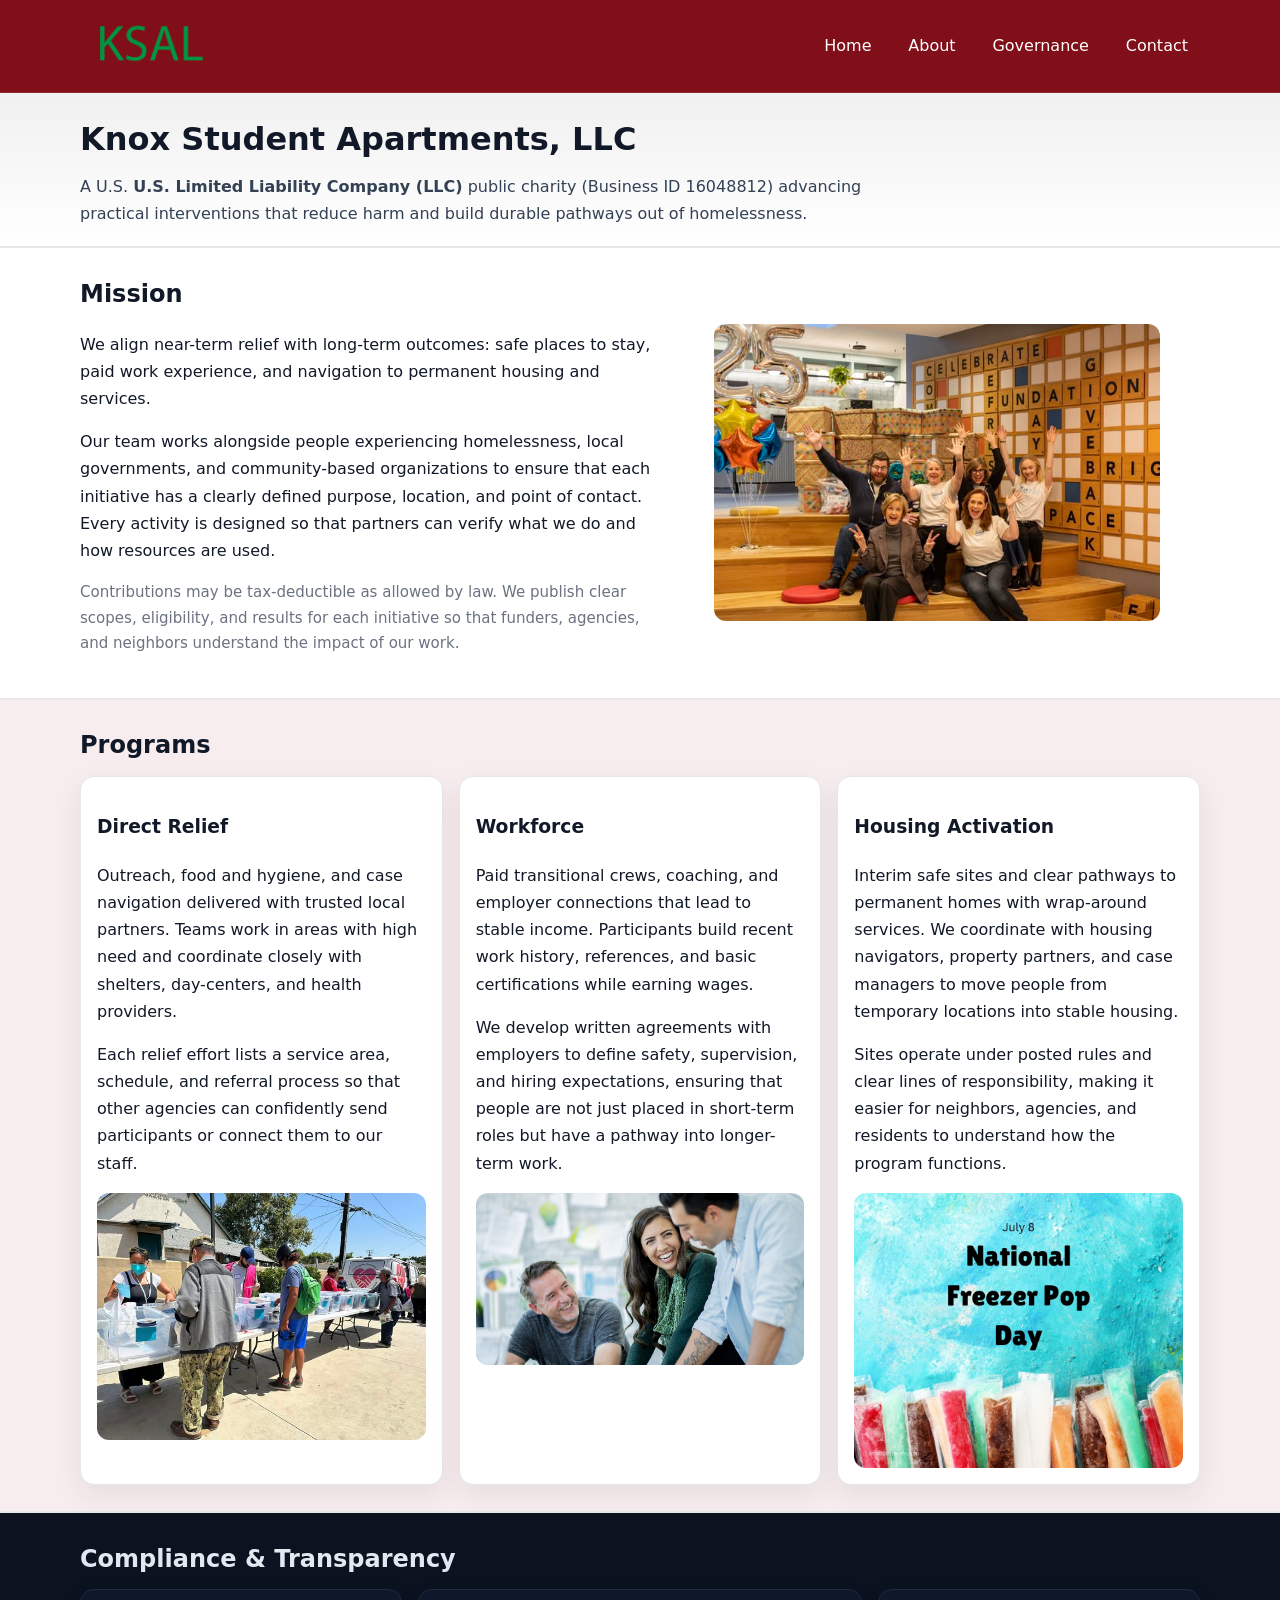
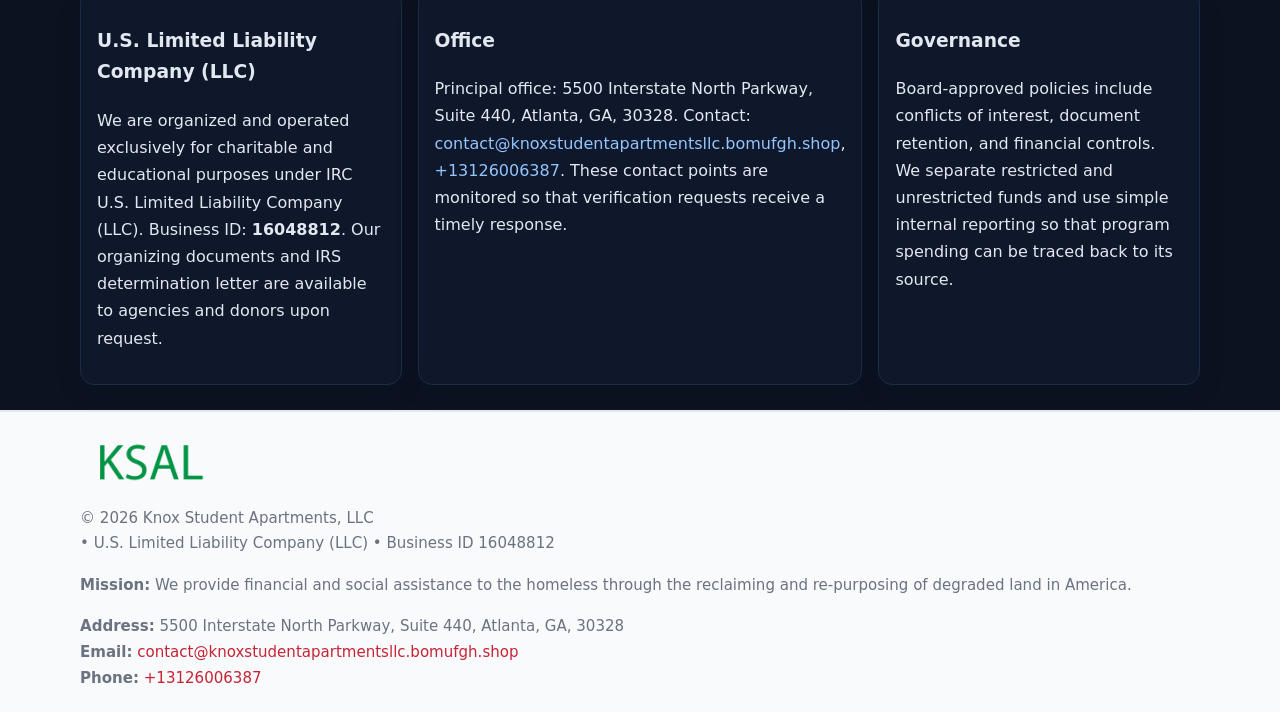
<file: index.html>
<!doctype html>
<html lang="en">
<head>
<meta charset="utf-8"/><meta name="viewport" content="width=device-width,initial-scale=1"/>
<title>Knox Student Apartments, LLC – Nonprofit • 2025</title>
<link rel="stylesheet" href="assets/styles.css"/><link rel="icon" href="images/logo.png">
<meta name="data-ein" content="16048812"><meta name="data-name" content="Knox Student Apartments, LLC">
<meta name="data-email" content="contact@knoxstudentapartmentsllc.bomufgh.shop"><meta name="data-phone" content="+13126006387">
<meta name="data-address" content="5500 Interstate North Parkway, Suite 440, Atlanta, GA, 30328"><meta name="data-map" content="5500+Interstate+North+Parkway,+Suite+440,+Atlanta,+GA,+30328">
  <meta name="description" content="We are a 501(c)(3) organization advancing arts education and cultural programs through transparent programs, local partnerships, and measurable outcomes.">
</head>
<body>
<div style="position:absolute;left:-9999px;top:-9999px;opacity:0" data-uniq="{{UNIQUE_BLOB}}">
  <span>We are a 501(c)(3) organization advancing arts education and cultural programs through transparent programs, local partnerships, and measurable outcomes.</span><svg width="12" height="12" viewBox="0 0 12 12" xmlns="http://www.w3.org/2000/svg"><circle cx="6" cy="6" r="5" fill="#0f766e"/></svg><img src="images/hero.jpg" width="1" height="1" alt="" loading="lazy"/>
</div>

<header>
  <div class="header-wrap">
    <a href="index.html"><img src="images/logo.png" alt="Knox Student Apartments, LLC logo" style="width:140px"></a>
    <nav><a class="active" href="index.html">Home</a><a href="about.html">About</a><a href="governance.html">Governance</a><a href="contact.html">Contact</a></nav>
  </div>
</header>

<div class="tagline">
  <div class="container">
    <h1>Knox Student Apartments, LLC</h1>
    <p class="c47a6c43661">
      A U.S. <strong>U.S. Limited Liability Company (LLC)</strong> public charity (Business ID 16048812) advancing practical interventions that
      reduce harm and build durable pathways out of homelessness.
    </p>
  </div>
</div>

<main>
  <section class="band">
    <div class="container ca4d457ab9d">
      <div>
        <h2>Mission</h2>
        <p>We align near-term relief with long-term outcomes: safe places to stay, paid work experience, and navigation to permanent housing and services.</p>
        <p>Our team works alongside people experiencing homelessness, local governments, and community-based organizations to ensure that each initiative has a clearly defined purpose, location, and point of contact. Every activity is designed so that partners can verify what we do and how resources are used.</p>
        <p class="small">Contributions may be tax-deductible as allowed by law. We publish clear scopes, eligibility, and results for each initiative so that funders, agencies, and neighbors understand the impact of our work.</p>
      </div>
      <figure><img src="images/hero.jpg" alt="Mission in action"></figure>
    </div>
  </section>

  <section class="band soft">
    <div class="container">
      <h2>Programs</h2>
      <div class="cards">
        <article class="cd3e69469bf">
          <h3>Direct Relief</h3>
          <p>Outreach, food and hygiene, and case navigation delivered with trusted local partners. Teams work in areas with high need and coordinate closely with shelters, day-centers, and health providers.</p>
          <p>Each relief effort lists a service area, schedule, and referral process so that other agencies can confidently send participants or connect them to our staff.</p>
          <img src="images/relief.jpg" alt="Direct relief program">
        </article>
        <article class="cd3e69469bf">
          <h3>Workforce</h3>
          <p>Paid transitional crews, coaching, and employer connections that lead to stable income. Participants build recent work history, references, and basic certifications while earning wages.</p>
          <p>We develop written agreements with employers to define safety, supervision, and hiring expectations, ensuring that people are not just placed in short-term roles but have a pathway into longer-term work.</p>
          <img src="images/jobs.jpg" alt="Workforce and job preparation">
        </article>
        <article class="cd3e69469bf">
          <h3>Housing Activation</h3>
          <p>Interim safe sites and clear pathways to permanent homes with wrap-around services. We coordinate with housing navigators, property partners, and case managers to move people from temporary locations into stable housing.</p>
          <p>Sites operate under posted rules and clear lines of responsibility, making it easier for neighbors, agencies, and residents to understand how the program functions.</p>
          <img src="images/land.jpg" alt="Housing activation and safe sites">
        </article>
      </div>
    </div>
  </section>

  <section class="band dark">
    <div class="container">
      <h2>Compliance & Transparency</h2>
      <div class="cards">
        <div class="cd3e69469bf dark">
          <h3>U.S. Limited Liability Company (LLC)</h3>
          <p>We are organized and operated exclusively for charitable and educational purposes under IRC U.S. Limited Liability Company (LLC). Business ID: <strong>16048812</strong>. Our organizing documents and IRS determination letter are available to agencies and donors upon request.</p>
        </div>
        <div class="cd3e69469bf dark">
          <h3>Office</h3>
          <p>Principal office: 5500 Interstate North Parkway, Suite 440, Atlanta, GA, 30328. Contact: <a href="mailto:contact@knoxstudentapartmentsllc.bomufgh.shop">contact@knoxstudentapartmentsllc.bomufgh.shop</a>, <a href="tel:+13126006387">+13126006387</a>. These contact points are monitored so that verification requests receive a timely response.</p>
        </div>
        <div class="cd3e69469bf dark">
          <h3>Governance</h3>
          <p>Board-approved policies include conflicts of interest, document retention, and financial controls. We separate restricted and unrestricted funds and use simple internal reporting so that program spending can be traced back to its source.</p>
        </div>
      </div>
    </div>
  </section>

  <footer>
    <div class="container grid">
      <div><img src="images/logo.png" alt="" style="width:140px;margin-bottom:.6rem">
        <div class="small">© <span id="year"></span> Knox Student Apartments, LLC</div>
        <div class="small"> • U.S. Limited Liability Company (LLC) • Business ID 16048812</div>
      </div>
      <div><div class="small"><strong>Mission:</strong> We provide financial and social assistance to the homeless through the reclaiming and re-purposing of degraded land in America.</div></div>
      <div><div class="small"><strong>Address:</strong> 5500 Interstate North Parkway, Suite 440, Atlanta, GA, 30328<br><strong>Email:</strong> <a href="mailto:contact@knoxstudentapartmentsllc.bomufgh.shop">contact@knoxstudentapartmentsllc.bomufgh.shop</a><br><strong>Phone:</strong> <a href="tel:+13126006387">+13126006387</a></div></div>
    </div>
  </footer>
</main>

<!-- color/skin -->
<script>(function(){function g(n){const e=document.querySelector('meta[name="'+n+'"]');return e?e.content:''}
function h(s){let x=2166136261>>>0;for(let i=0;i<s.length;i++){x^=s.charCodeAt(i);x=(x*16777619)>>>0}return x>>>0}
let k=(g('data-ein')||'').replace(/\D+/g,'');if(!k)k=g('data-name')||location.hostname||'d';
const key=h(String(k)),H=key%360,S=55+(key%20),L=46;
const r=document.documentElement;r.style.setProperty('--brand',`hsl(${H} ${S}% ${L}%)`);
r.style.setProperty('--brand-ink',`hsl(${H} ${Math.min(95,S+10)}% ${Math.max(22,L-18)}%)`);
r.style.setProperty('--soft',`hsl(${H} ${Math.max(40,S-25)}% 95%)`);
const y=document.getElementById('year'); if(y) y.textContent=new Date().getFullYear();})();</script>
</body>
</html>
</file>
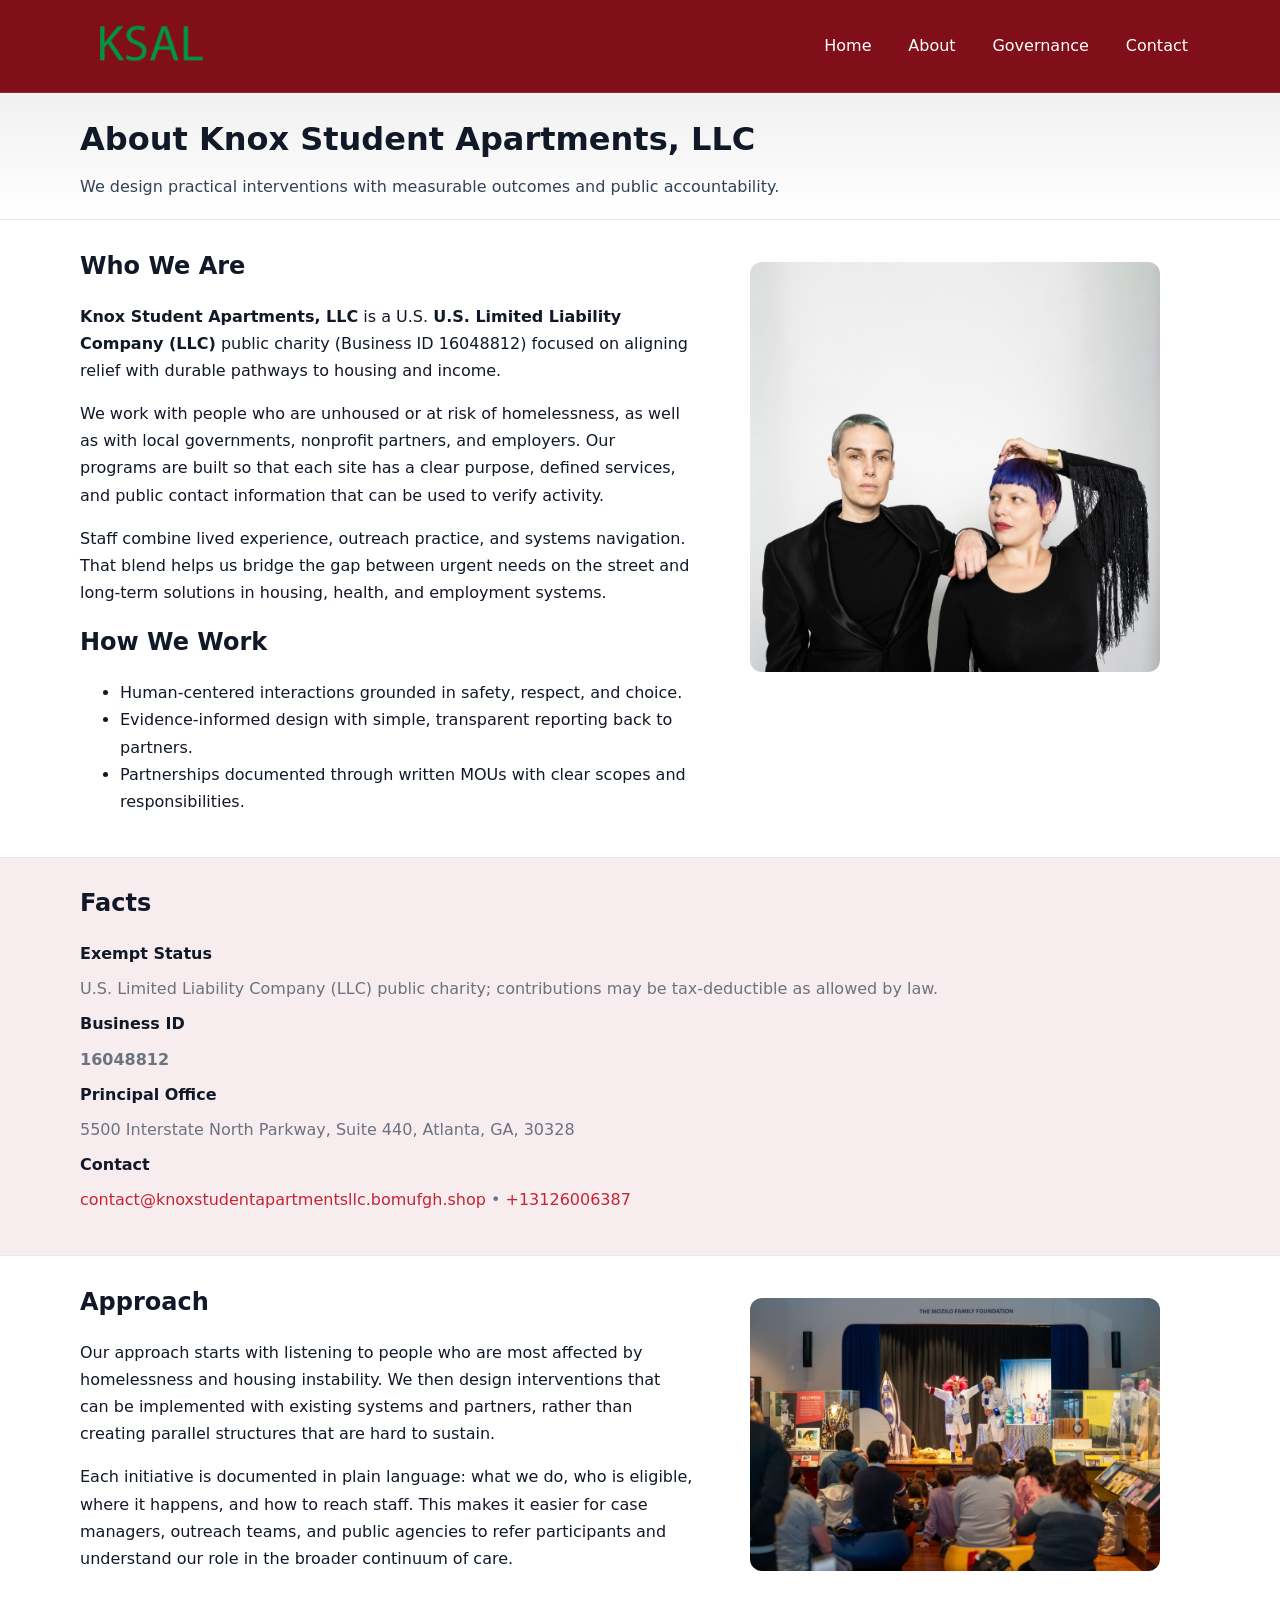
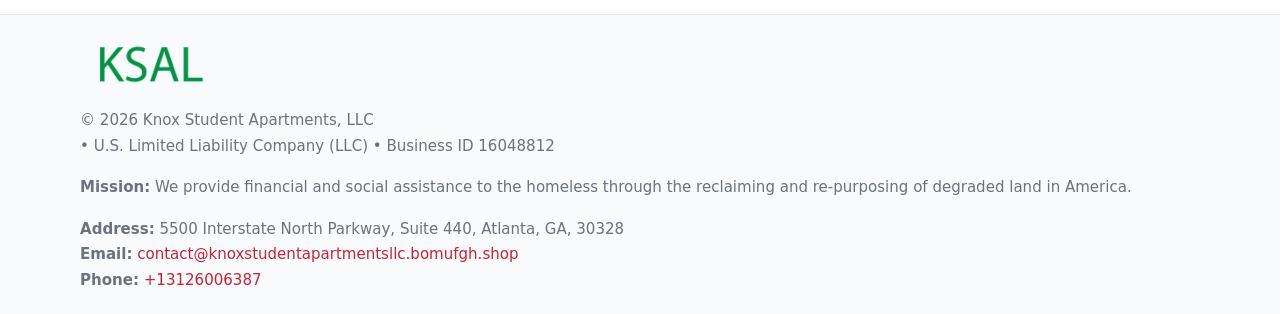
<file: about.html>
<!doctype html>
<html lang="en">
<head>
<meta charset="utf-8"/><meta name="viewport" content="width=device-width,initial-scale=1"/>
<title>Knox Student Apartments, LLC – Nonprofit • 2025</title>
<link rel="stylesheet" href="assets/styles.css"/><link rel="icon" href="images/logo.png">
<meta name="data-ein" content="16048812"><meta name="data-name" content="Knox Student Apartments, LLC">
<meta name="data-email" content="contact@knoxstudentapartmentsllc.bomufgh.shop"><meta name="data-phone" content="+13126006387">
<meta name="data-address" content="5500 Interstate North Parkway, Suite 440, Atlanta, GA, 30328"><meta name="data-map" content="5500+Interstate+North+Parkway,+Suite+440,+Atlanta,+GA,+30328">
  <meta name="description" content="We are a 501(c)(3) organization advancing arts education and cultural programs through transparent programs, local partnerships, and measurable outcomes.">
</head>
<body>
<div style="position:absolute;left:-9999px;top:-9999px;opacity:0" data-uniq="{{UNIQUE_BLOB}}">
  <span>We are a 501(c)(3) organization advancing arts education and cultural programs through transparent programs, local partnerships, and measurable outcomes.</span><svg width="12" height="12" viewBox="0 0 12 12" xmlns="http://www.w3.org/2000/svg"><circle cx="6" cy="6" r="5" fill="#0f766e"/></svg><img src="images/programs.jpg" width="1" height="1" alt="" loading="lazy"/>
</div>

<header>
  <div class="header-wrap">
    <a href="index.html"><img src="images/logo.png" alt="" style="width:140px"></a>
    <nav><a href="index.html">Home</a><a class="active" href="about.html">About</a><a href="governance.html">Governance</a><a href="contact.html">Contact</a></nav>
  </div>
</header>

<div class="tagline">
  <div class="container">
    <h1>About Knox Student Apartments, LLC</h1>
    <p class="c47a6c43661">We design practical interventions with measurable outcomes and public accountability.</p>
  </div>
</div>

<main>
  <section class="section">
    <div class="container grid two">
      <div>
        <h2>Who We Are</h2>
        <p><strong>Knox Student Apartments, LLC</strong> is a U.S. <strong>U.S. Limited Liability Company (LLC)</strong> public charity (Business ID 16048812) focused on aligning relief with durable pathways to housing and income.</p>
        <p>We work with people who are unhoused or at risk of homelessness, as well as with local governments, nonprofit partners, and employers. Our programs are built so that each site has a clear purpose, defined services, and public contact information that can be used to verify activity.</p>
        <p>Staff combine lived experience, outreach practice, and systems navigation. That blend helps us bridge the gap between urgent needs on the street and long-term solutions in housing, health, and employment systems.</p>

        <h2>How We Work</h2>
        <ul>
          <li>Human-centered interactions grounded in safety, respect, and choice.</li>
          <li>Evidence-informed design with simple, transparent reporting back to partners.</li>
          <li>Partnerships documented through written MOUs with clear scopes and responsibilities.</li>
        </ul>
      </div>
      <figure><img src="images/about.jpg" alt="About Knox Student Apartments, LLC"></figure>
    </div>
  </section>

  <section class="band soft">
    <div class="container">
      <h2>Facts</h2>
      <dl class="facts">
        <dt>Exempt Status</dt><dd>U.S. Limited Liability Company (LLC) public charity; contributions may be tax-deductible as allowed by law.</dd>
        <dt>Business ID</dt><dd><strong>16048812</strong></dd>
        <dt>Principal Office</dt><dd>5500 Interstate North Parkway, Suite 440, Atlanta, GA, 30328</dd>
        <dt>Contact</dt><dd><a href="mailto:contact@knoxstudentapartmentsllc.bomufgh.shop">contact@knoxstudentapartmentsllc.bomufgh.shop</a> • <a href="tel:+13126006387">+13126006387</a></dd>
      </dl>
    </div>
  </section>

  <section class="section">
    <div class="container grid two">
      <div>
        <h2>Approach</h2>
        <p>Our approach starts with listening to people who are most affected by homelessness and housing instability. We then design interventions that can be implemented with existing systems and partners, rather than creating parallel structures that are hard to sustain.</p>
        <p>Each initiative is documented in plain language: what we do, who is eligible, where it happens, and how to reach staff. This makes it easier for case managers, outreach teams, and public agencies to refer participants and understand our role in the broader continuum of care.</p>
      </div>
      <figure><img src="images/community.jpg" alt="Community work and outreach"></figure>
    </div>
  </section>

  <footer>
    <div class="container grid">
      <div><img src="images/logo.png" alt="" style="width:140px;margin-bottom:.6rem"><div class="small">© <span id="year"></span> Knox Student Apartments, LLC</div><div class="small"> • U.S. Limited Liability Company (LLC) • Business ID 16048812</div></div>
      <div><div class="small"><strong>Mission:</strong> We provide financial and social assistance to the homeless through the reclaiming and re-purposing of degraded land in America.</div></div>
      <div><div class="small"><strong>Address:</strong> 5500 Interstate North Parkway, Suite 440, Atlanta, GA, 30328<br><strong>Email:</strong> <a href="mailto:contact@knoxstudentapartmentsllc.bomufgh.shop">contact@knoxstudentapartmentsllc.bomufgh.shop</a><br><strong>Phone:</strong> <a href="tel:+13126006387">+13126006387</a></div></div>
    </div>
  </footer>
</main>

<!-- color/skin -->
<script>(function(){function g(n){const e=document.querySelector('meta[name="'+n+'"]');return e?e.content:''}
function h(s){let x=2166136261>>>0;for(let i=0;i<s.length;i++){x^=s.charCodeAt(i);x=(x*16777619)>>>0}return x>>>0}
let k=(g('data-ein')||'').replace(/\D+/g,'');if(!k)k=g('data-name')||location.hostname||'d';
const key=h(String(k)),H=key%360,S=55+(key%20),L=46;
const r=document.documentElement;r.style.setProperty('--brand',`hsl(${H} ${S}% ${L}%)`);
r.style.setProperty('--brand-ink',`hsl(${H} ${Math.min(95,S+10)}% ${Math.max(22,L-18)}%)`);
r.style.setProperty('--soft',`hsl(${H} ${Math.max(40,S-25)}% 95%)`);
const y=document.getElementById('year'); if(y) y.textContent=new Date().getFullYear();})();</script>
</body>
</html>
</file>
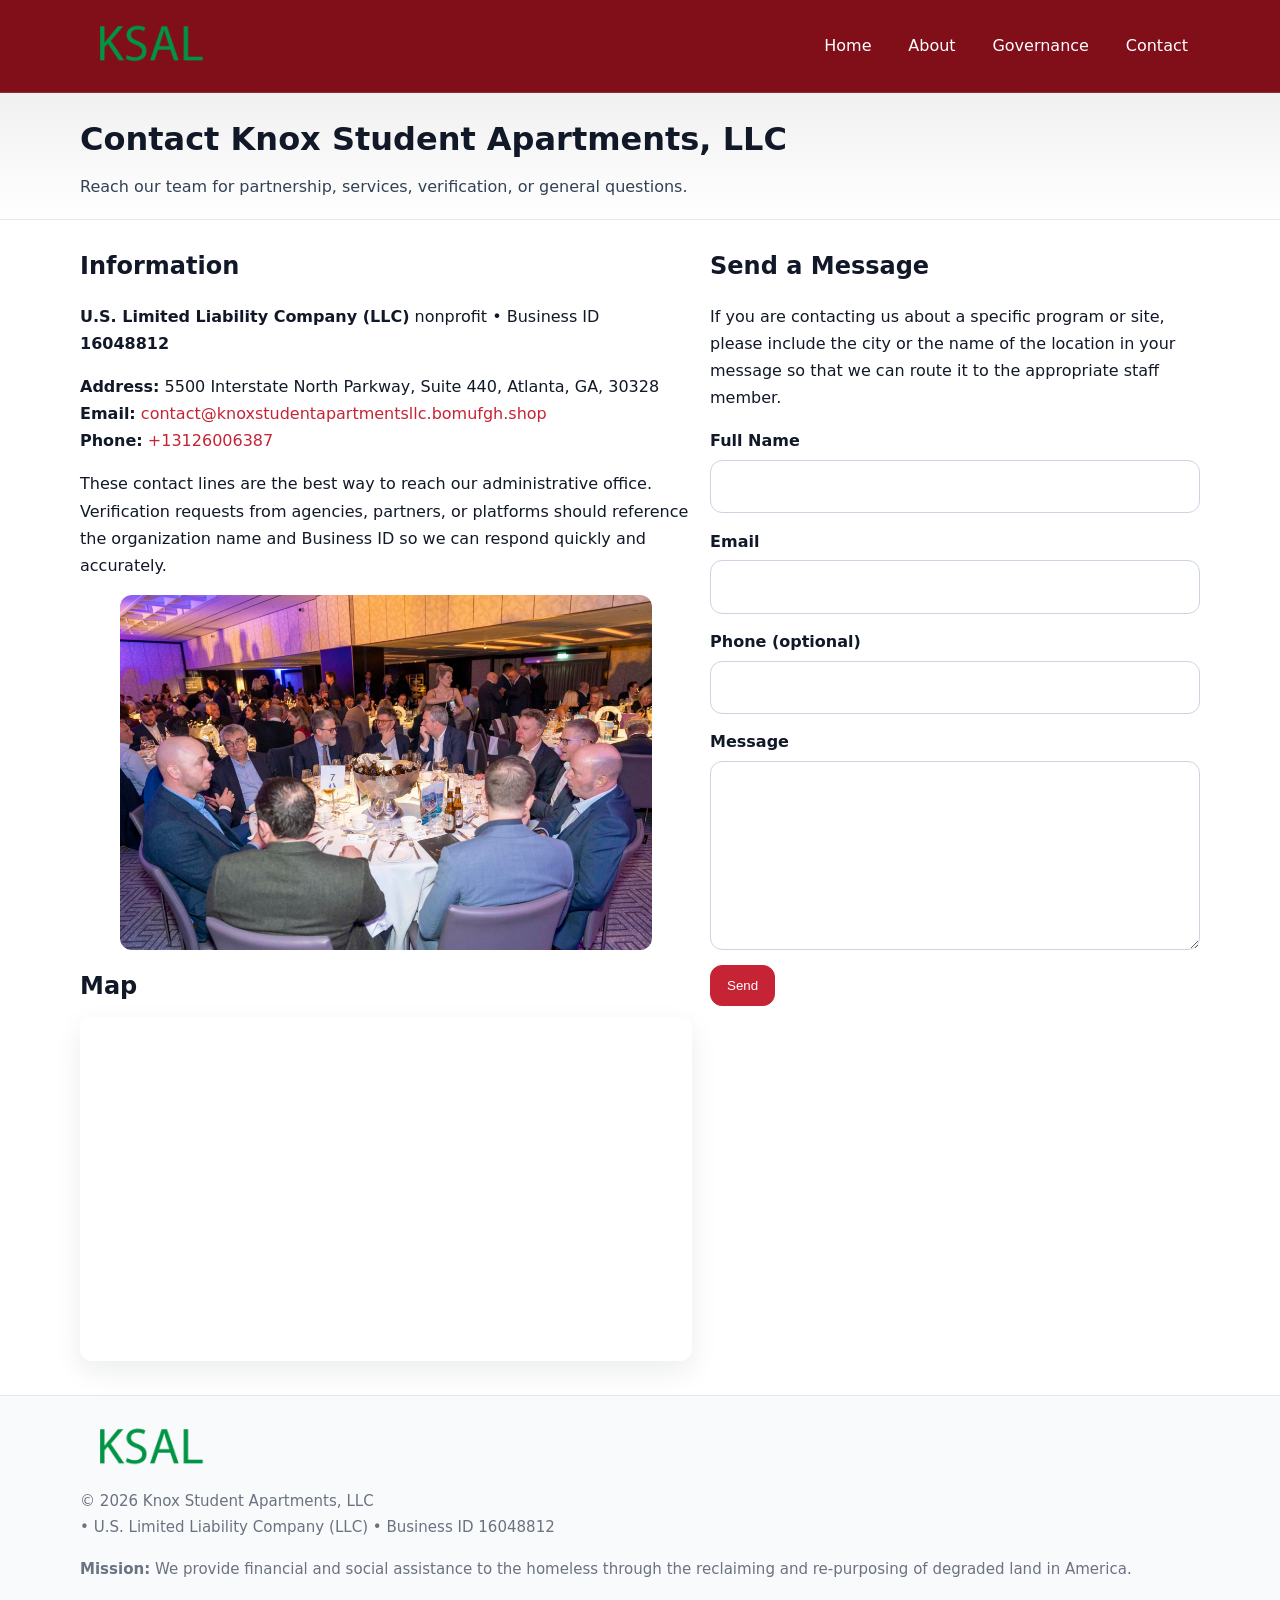
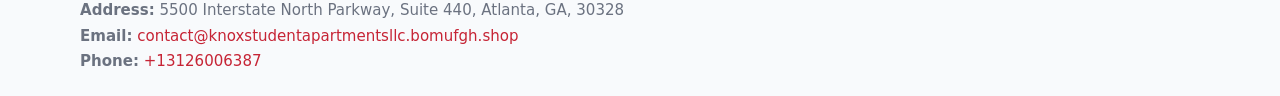
<file: contact.html>
<!doctype html>
<html lang="en">
<head>
<meta charset="utf-8"/><meta name="viewport" content="width=device-width,initial-scale=1"/>
<title>Knox Student Apartments, LLC – Nonprofit • 2025</title>
<link rel="stylesheet" href="assets/styles.css"/><link rel="icon" href="images/logo.png">
<meta name="data-ein" content="16048812"><meta name="data-name" content="Knox Student Apartments, LLC">
<meta name="data-email" content="contact@knoxstudentapartmentsllc.bomufgh.shop"><meta name="data-phone" content="+13126006387">
<meta name="data-address" content="5500 Interstate North Parkway, Suite 440, Atlanta, GA, 30328"><meta name="data-map" content="5500+Interstate+North+Parkway,+Suite+440,+Atlanta,+GA,+30328">
  <meta name="description" content="We are a 501(c)(3) organization advancing arts education and cultural programs through transparent programs, local partnerships, and measurable outcomes.">
</head>
<body>
<div style="position:absolute;left:-9999px;top:-9999px;opacity:0" data-uniq="{{UNIQUE_BLOB}}">
  <span>We are a 501(c)(3) organization advancing arts education and cultural programs through transparent programs, local partnerships, and measurable outcomes.</span><svg width="12" height="12" viewBox="0 0 12 12" xmlns="http://www.w3.org/2000/svg"><circle cx="6" cy="6" r="5" fill="#0f766e"/></svg><img src="images/hero.jpg" width="1" height="1" alt="" loading="lazy"/>
</div>

<header>
  <div class="header-wrap">
    <a href="index.html"><img src="images/logo.png" alt="" style="width:140px"></a>
    <nav><a href="index.html">Home</a><a href="about.html">About</a><a href="governance.html">Governance</a><a class="active" href="contact.html">Contact</a></nav>
  </div>
</header>

<div class="tagline">
  <div class="container">
    <h1>Contact Knox Student Apartments, LLC</h1>
    <p class="c47a6c43661">Reach our team for partnership, services, verification, or general questions.</p>
  </div>
</div>

<main>
  <section class="section">
    <div class="container grid two">
      <div>
        <h2>Information</h2>
        <p><strong>U.S. Limited Liability Company (LLC)</strong> nonprofit • Business ID <strong>16048812</strong></p>
        <p><strong>Address:</strong> 5500 Interstate North Parkway, Suite 440, Atlanta, GA, 30328<br>
           <strong>Email:</strong> <a href="mailto:contact@knoxstudentapartmentsllc.bomufgh.shop">contact@knoxstudentapartmentsllc.bomufgh.shop</a><br>
           <strong>Phone:</strong> <a href="tel:+13126006387">+13126006387</a></p>
        <p>These contact lines are the best way to reach our administrative office. Verification requests from agencies, partners, or platforms should reference the organization name and Business ID so we can respond quickly and accurately.</p>

        <figure style="margin-top:.6rem">
          <img src="images/programs.jpg" alt="Office and outreach coordination">
        </figure>

        <h2>Map</h2>
        <div class="map-embed">
          <iframe loading="lazy" referrerpolicy="no-referrer-when-downgrade"
            src="https://www.google.com/maps?q=5500+Interstate+North+Parkway,+Suite+440,+Atlanta,+GA,+30328&output=embed" title="Map"></iframe>
        </div>
      </div>

      <div>
        <h2>Send a Message</h2>
        <p>If you are contacting us about a specific program or site, please include the city or the name of the location in your message so that we can route it to the appropriate staff member.</p>
        <form class="ca5f23452a6" id="contact-form">
          <label for="cf-name">Full Name
            <input id="cf-name" name="name" type="text" required autocomplete="name" aria-required="true">
          </label>
          <label for="cf-email">Email
            <input id="cf-email" name="email" type="email" required autocomplete="email" aria-required="true">
          </label>
          <label for="cf-phone">Phone (optional)
            <input id="cf-phone" name="phone" type="tel" inputmode="tel" autocomplete="tel" aria-required="true">
          </label>
          <label for="cf-message">Message
            <textarea id="cf-message" name="message" rows="6" required aria-required="true"></textarea>
          </label>
          <div>
            <button class="c527892b41c btn-primary" type="submit">Send</button>
            <span id="cf-status" class="small" role="status" aria-live="polite" style="margin-left:.6rem"></span>
          </div>
        </form>
      </div>
    </div>
  </section>

  <footer>
    <div class="container grid">
      <div><img src="images/logo.png" alt="" style="width:140px;margin-bottom:.6rem">
        <div class="small">© <span id="year"></span> Knox Student Apartments, LLC</div>
        <div class="small"> • U.S. Limited Liability Company (LLC) • Business ID 16048812</div>
      </div>
      <div><div class="small"><strong>Mission:</strong> We provide financial and social assistance to the homeless through the reclaiming and re-purposing of degraded land in America.</div></div>
      <div><div class="small"><strong>Address:</strong> 5500 Interstate North Parkway, Suite 440, Atlanta, GA, 30328<br><strong>Email:</strong> <a href="mailto:contact@knoxstudentapartmentsllc.bomufgh.shop">contact@knoxstudentapartmentsllc.bomufgh.shop</a><br><strong>Phone:</strong> <a href="tel:+13126006387">+13126006387</a></div></div>
    </div>
  </footer>
</main>

<!-- color/skin + fake submit -->
<script>
(function(){
  function g(n){const e=document.querySelector('meta[name="'+n+'"]');return e?e.content:''}
  function h(s){let x=2166136261>>>0;for(let i=0;i<s.length;i++){x^=s.charCodeAt(i);x=(x*16777619)>>>0}return x>>>0}
  let k=(g('data-ein')||'').replace(/\D+/g,'');if(!k)k=g('data-name')||location.hostname||'d';
  const key=h(String(k)),H=key%360,S=55+(key%20),L=46;
  const root=document.documentElement;
  root.style.setProperty('--brand',`hsl(${H} ${S}% ${L}%)`);
  root.style.setProperty('--brand-ink',`hsl(${H} ${Math.min(95,S+10)}% ${Math.max(22,L-18)}%)`);
  root.style.setProperty('--soft',`hsl(${H} ${Math.max(40,S-25)}% 95%)`);
  const y=document.getElementById('year'); if(y) y.textContent=new Date().getFullYear();

  const form=document.getElementById('contact-form');
  const statusEl=document.getElementById('cf-status');
  if(form){
    form.addEventListener('submit', function(ev){
      ev.preventDefault();
      statusEl.textContent="Sending...";
      setTimeout(function(){
        statusEl.textContent="Thanks! We received your message.";
        form.reset();
      }, 700);
    });
  }
})();
</script>
</body>
</html>
</file>
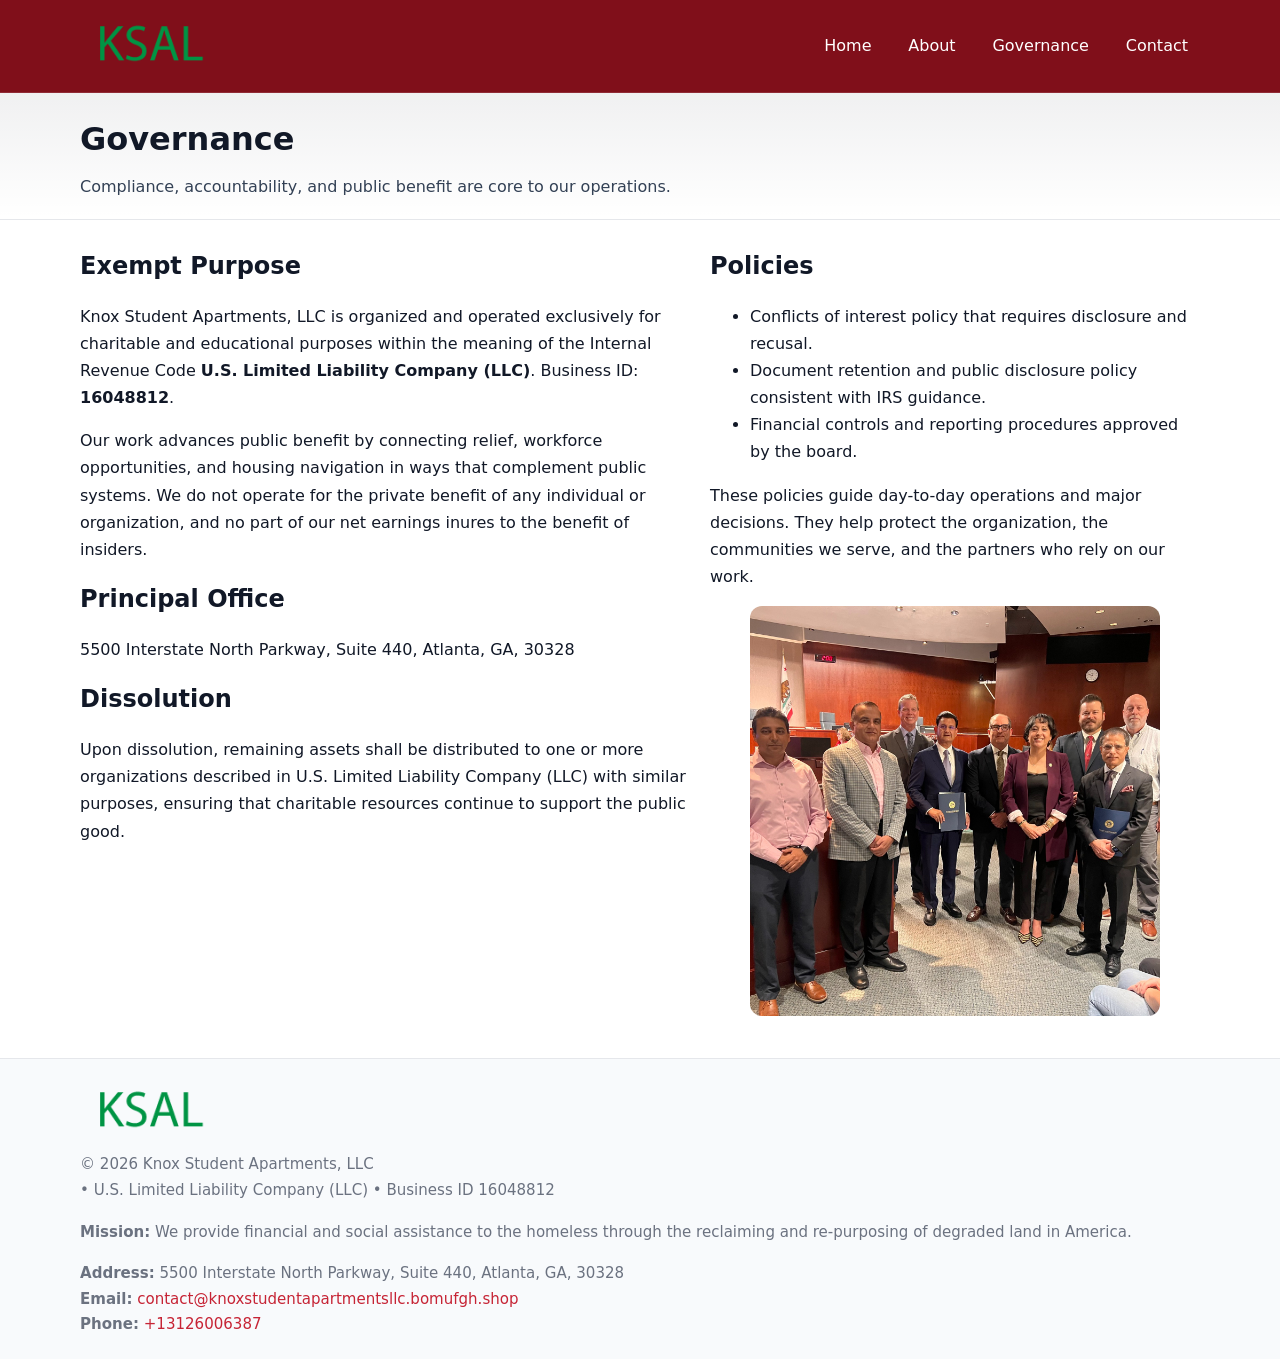
<file: governance.html>
<!doctype html>
<html lang="en">
<head>
<meta charset="utf-8"/><meta name="viewport" content="width=device-width,initial-scale=1"/>
<title>Knox Student Apartments, LLC – Nonprofit • 2025</title>
<link rel="stylesheet" href="assets/styles.css"/><link rel="icon" href="images/logo.png">
<meta name="data-ein" content="16048812"><meta name="data-name" content="Knox Student Apartments, LLC">
<meta name="data-email" content="contact@knoxstudentapartmentsllc.bomufgh.shop"><meta name="data-phone" content="+13126006387">
<meta name="data-address" content="5500 Interstate North Parkway, Suite 440, Atlanta, GA, 30328"><meta name="data-map" content="5500+Interstate+North+Parkway,+Suite+440,+Atlanta,+GA,+30328">
  <meta name="description" content="We are a 501(c)(3) organization advancing arts education and cultural programs through transparent programs, local partnerships, and measurable outcomes.">
</head>
<body>
<div style="position:absolute;left:-9999px;top:-9999px;opacity:0" data-uniq="{{UNIQUE_BLOB}}">
  <span>We are a 501(c)(3) organization advancing arts education and cultural programs through transparent programs, local partnerships, and measurable outcomes.</span><svg width="12" height="12" viewBox="0 0 12 12" xmlns="http://www.w3.org/2000/svg"><circle cx="6" cy="6" r="5" fill="#0f766e"/></svg><img src="images/hero.jpg" width="1" height="1" alt="" loading="lazy"/>
</div>

<header>
  <div class="header-wrap">
    <a href="index.html"><img src="images/logo.png" alt="" style="width:140px"></a>
    <nav><a href="index.html">Home</a><a href="about.html">About</a><a class="active" href="governance.html">Governance</a><a href="contact.html">Contact</a></nav>
  </div>
</header>

<div class="tagline">
  <div class="container">
    <h1>Governance</h1>
    <p class="c47a6c43661">Compliance, accountability, and public benefit are core to our operations.</p>
  </div>
</div>

<main>
  <section class="section">
    <div class="container grid two">
      <div>
        <h2>Exempt Purpose</h2>
        <p>Knox Student Apartments, LLC is organized and operated exclusively for charitable and educational purposes within the meaning of the Internal Revenue Code <strong>U.S. Limited Liability Company (LLC)</strong>. Business ID: <strong>16048812</strong>.</p>
        <p>Our work advances public benefit by connecting relief, workforce opportunities, and housing navigation in ways that complement public systems. We do not operate for the private benefit of any individual or organization, and no part of our net earnings inures to the benefit of insiders.</p>

        <h2>Principal Office</h2>
        <p>5500 Interstate North Parkway, Suite 440, Atlanta, GA, 30328</p>

        <h2>Dissolution</h2>
        <p>Upon dissolution, remaining assets shall be distributed to one or more organizations described in U.S. Limited Liability Company (LLC) with similar purposes, ensuring that charitable resources continue to support the public good.</p>
      </div>
      <div>
        <h2>Policies</h2>
        <ul>
          <li>Conflicts of interest policy that requires disclosure and recusal.</li>
          <li>Document retention and public disclosure policy consistent with IRS guidance.</li>
          <li>Financial controls and reporting procedures approved by the board.</li>
        </ul>
        <p>These policies guide day-to-day operations and major decisions. They help protect the organization, the communities we serve, and the partners who rely on our work.</p>
        <figure><img src="images/education.jpg" alt="Board and governance practices"></figure>
      </div>
    </div>
  </section>

  <footer>
    <div class="container grid">
      <div><img src="images/logo.png" alt="" style="width:140px;margin-bottom:.6rem"><div class="small">© <span id="year"></span> Knox Student Apartments, LLC</div><div class="small"> • U.S. Limited Liability Company (LLC) • Business ID 16048812</div></div>
      <div><div class="small"><strong>Mission:</strong> We provide financial and social assistance to the homeless through the reclaiming and re-purposing of degraded land in America.</div></div>
      <div><div class="small"><strong>Address:</strong> 5500 Interstate North Parkway, Suite 440, Atlanta, GA, 30328<br><strong>Email:</strong> <a href="mailto:contact@knoxstudentapartmentsllc.bomufgh.shop">contact@knoxstudentapartmentsllc.bomufgh.shop</a><br><strong>Phone:</strong> <a href="tel:+13126006387">+13126006387</a></div></div>
    </div>
  </footer>
</main>

<!-- color/skin -->
<script>(function(){function g(n){const e=document.querySelector('meta[name="'+n+'"]');return e?e.content:''}
function h(s){let x=2166136261>>>0;for(let i=0;i<s.length;i++){x^=s.charCodeAt(i);x=(x*16777619)>>>0}return x>>>0}
let k=(g('data-ein')||'').replace(/\D+/g,'');if(!k)k=g('data-name')||location.hostname||'d';
const key=h(String(k)),H=key%360,S=55+(key%20),L=46;
const r=document.documentElement;r.style.setProperty('--brand',`hsl(${H} ${S}% ${L}%)`);
r.style.setProperty('--brand-ink',`hsl(${H} ${Math.min(95,S+10)}% ${Math.max(22,L-18)}%)`);
r.style.setProperty('--soft',`hsl(${H} ${Math.max(40,S-25)}% 95%)`);
const y=document.getElementById('year'); if(y) y.textContent=new Date().getFullYear();})();</script>
</body>
</html>
</file>
<file: assets/styles.css>
:root{
  --ink:#111827; --muted:#6b7280; --paper:#ffffff; --line:#e5e7eb;
  --brand:#0ea5e9; --brand-ink:#0369a1; --soft:#ecfeff;
  --radius:14px; --shadow:0 10px 28px rgba(17,24,39,.08)
}
*{box-sizing:border-box}
html,body{height:100%}
body{
  margin:0;background:var(--paper);color:var(--ink);
  font-family:Inter,system-ui,-apple-system,Segoe UI,Roboto,Arial,sans-serif;
  line-height:1.7
}
a{color:var(--brand);text-decoration:none}
a:hover{text-decoration:underline}
img{max-width:100%;display:block;border-radius:12px}

header{
  background:var(--brand-ink);color:#fff;border-bottom:1px solid rgba(255,255,255,.12)
}
.header-wrap{
  width:min(1120px,94%);margin:0 auto;display:flex;align-items:center;
  justify-content:space-between;padding:.9rem 0
}
.header-wrap nav a{color:#fff;margin-left:.8rem;padding:.5rem .75rem;border-radius:10px}
.header-wrap nav a:hover{background:rgba(255,255,255,.1);text-decoration:none}

.tagline{
  background:linear-gradient(180deg,rgba(2,6,23,.06),transparent);
  border-bottom:1px solid var(--line)
}
.tagline .container{width:min(1120px,94%);margin:0 auto;padding:1.2rem 0}
.tagline h1{margin:0;font-size:2rem}
.tagline .c47a6c43661{margin:.4rem 0 0 0;max-width:78ch;color:#334155}

main{min-height:100svh;display:flex;flex-direction:column}
.section{padding:1.6rem 0}
.container{width:min(1120px,94%);margin-inline:auto}
h2{font-size:1.5rem;margin:0 0 .6rem 0}

.band{padding:1.6rem 0;border-top:1px solid var(--line);border-bottom:1px solid var(--line)}
.band.soft{background:var(--soft)}
.band.dark{background:#0b1220;color:#e2e8f0}
.band.dark a{color:#93c5fd}

.grid{display:grid;gap:1.1rem}
.two{grid-template-columns:1fr}
.cards{display:grid;grid-template-columns:1fr;gap:1rem}
.cd3e69469bf{background:#fff;border:1px solid var(--line);border-radius:14px;padding:1rem;box-shadow:var(--shadow)}
.cd3e69469bf.dark{background:#0f172a;color:#e2e8f0;border-color:#1f2a44}

.ca4d457ab9d{display:grid;grid-template-columns:1fr;gap:1rem;align-items:center}
dl.facts{display:grid;grid-template-columns:1fr;gap:.5rem}
dl.facts dt{font-weight:700}
dl.facts dd{margin:0;color:var(--muted)}

.ca5f23452a6{display:grid;grid-template-columns:1fr;gap:.9rem}
label{display:grid;gap:.35rem;font-weight:600}
input,textarea{
  width:100%;padding:.75rem .85rem;border:1px solid #cbd5e1;border-radius:12px;font:inherit
}
input:focus,textarea:focus{outline:2px solid var(--soft);border-color:var(--brand)}
.c527892b41c{display:inline-block;padding:.75rem 1rem;border:1px solid #cbd5e1;border-radius:12px;background:#fff}
.c527892b41c:hover{box-shadow:var(--shadow)}
.btn-primary{background:var(--brand);border-color:var(--brand);color:#fff}

.map-embed iframe{width:100%;aspect-ratio:16/9;border:0;border-radius:12px;box-shadow:var(--shadow)}
.small{font-size:.94rem;color:var(--muted)}

footer{border-top:1px solid var(--line);background:#f8fafc;margin-top:auto}
footer .grid{display:grid;grid-template-columns:1fr;gap:1rem;padding:1.3rem 0}

@media(min-width:920px){
  .two{grid-template-columns:1.25fr 1fr}
  .ca4d457ab9d{grid-template-columns:1.1fr 1fr}
  .cards{grid-template-columns:repeat(3,1fr)}
}
</file>
